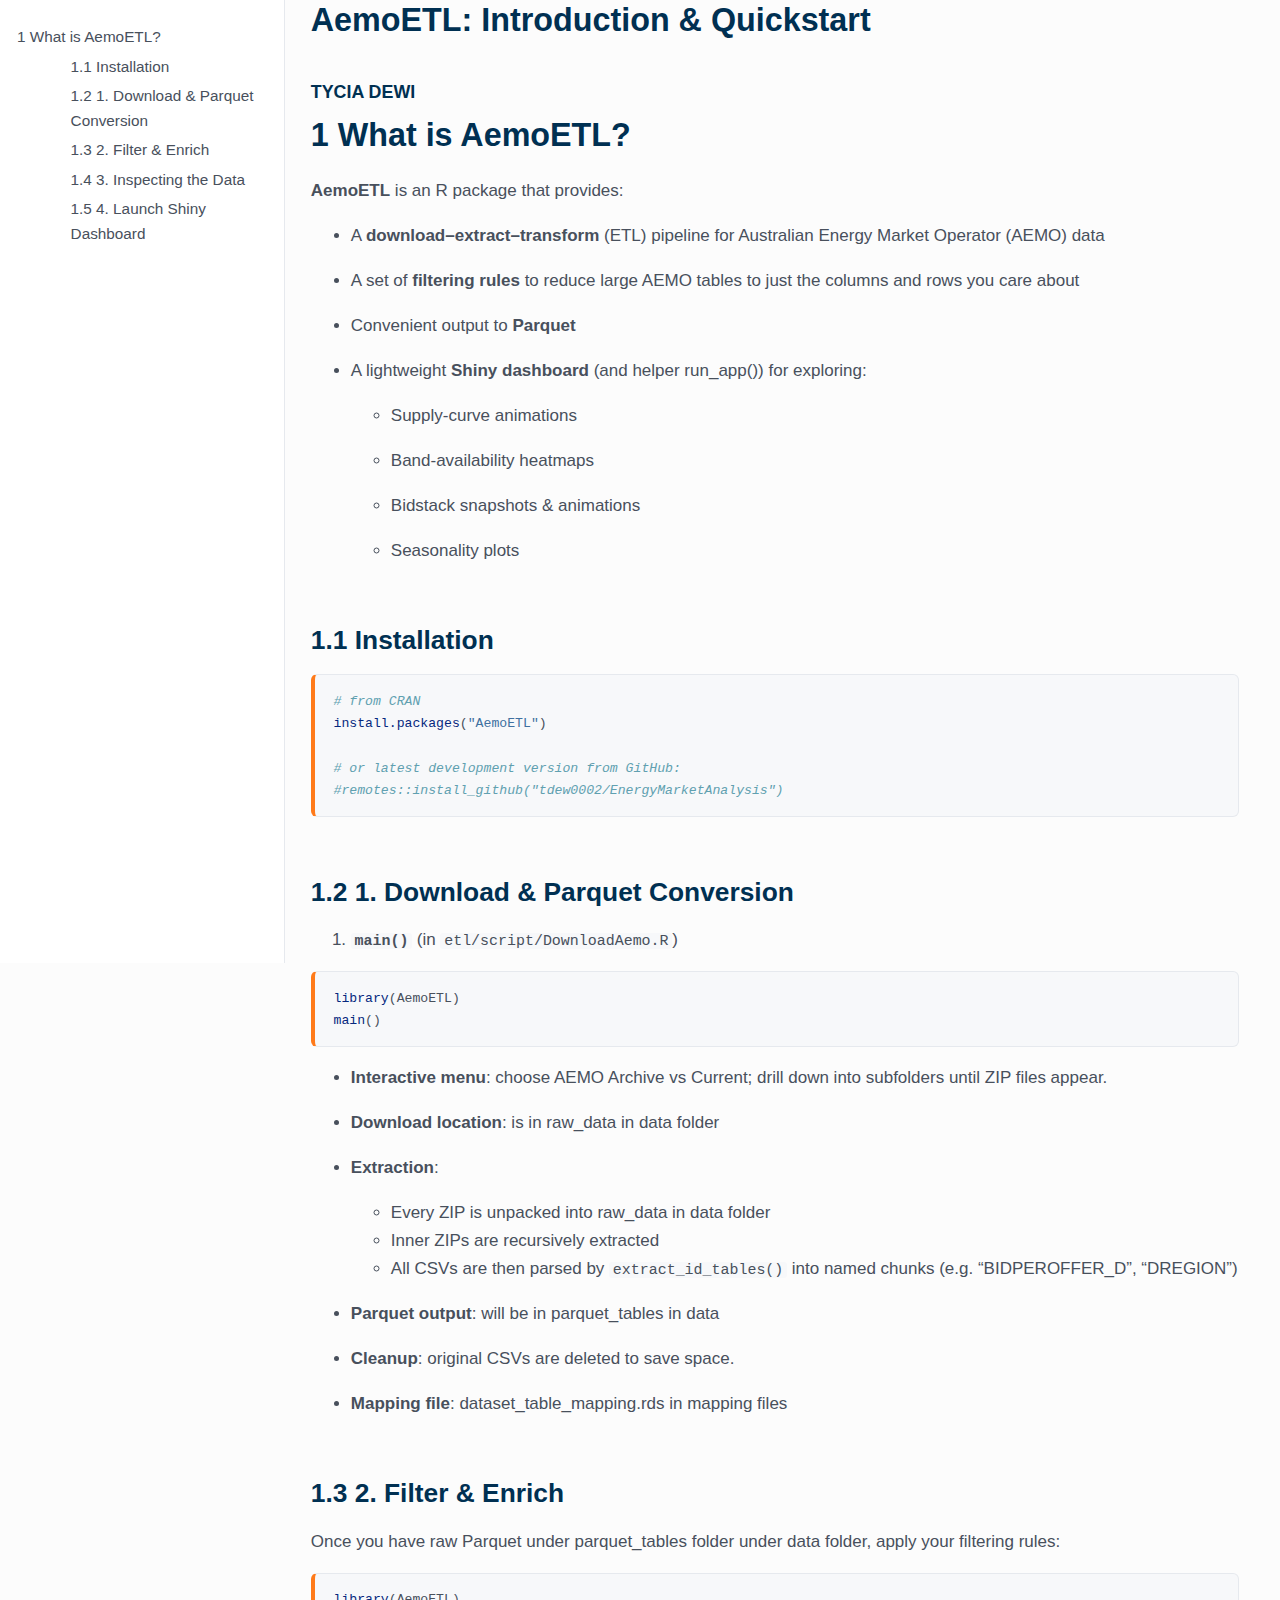
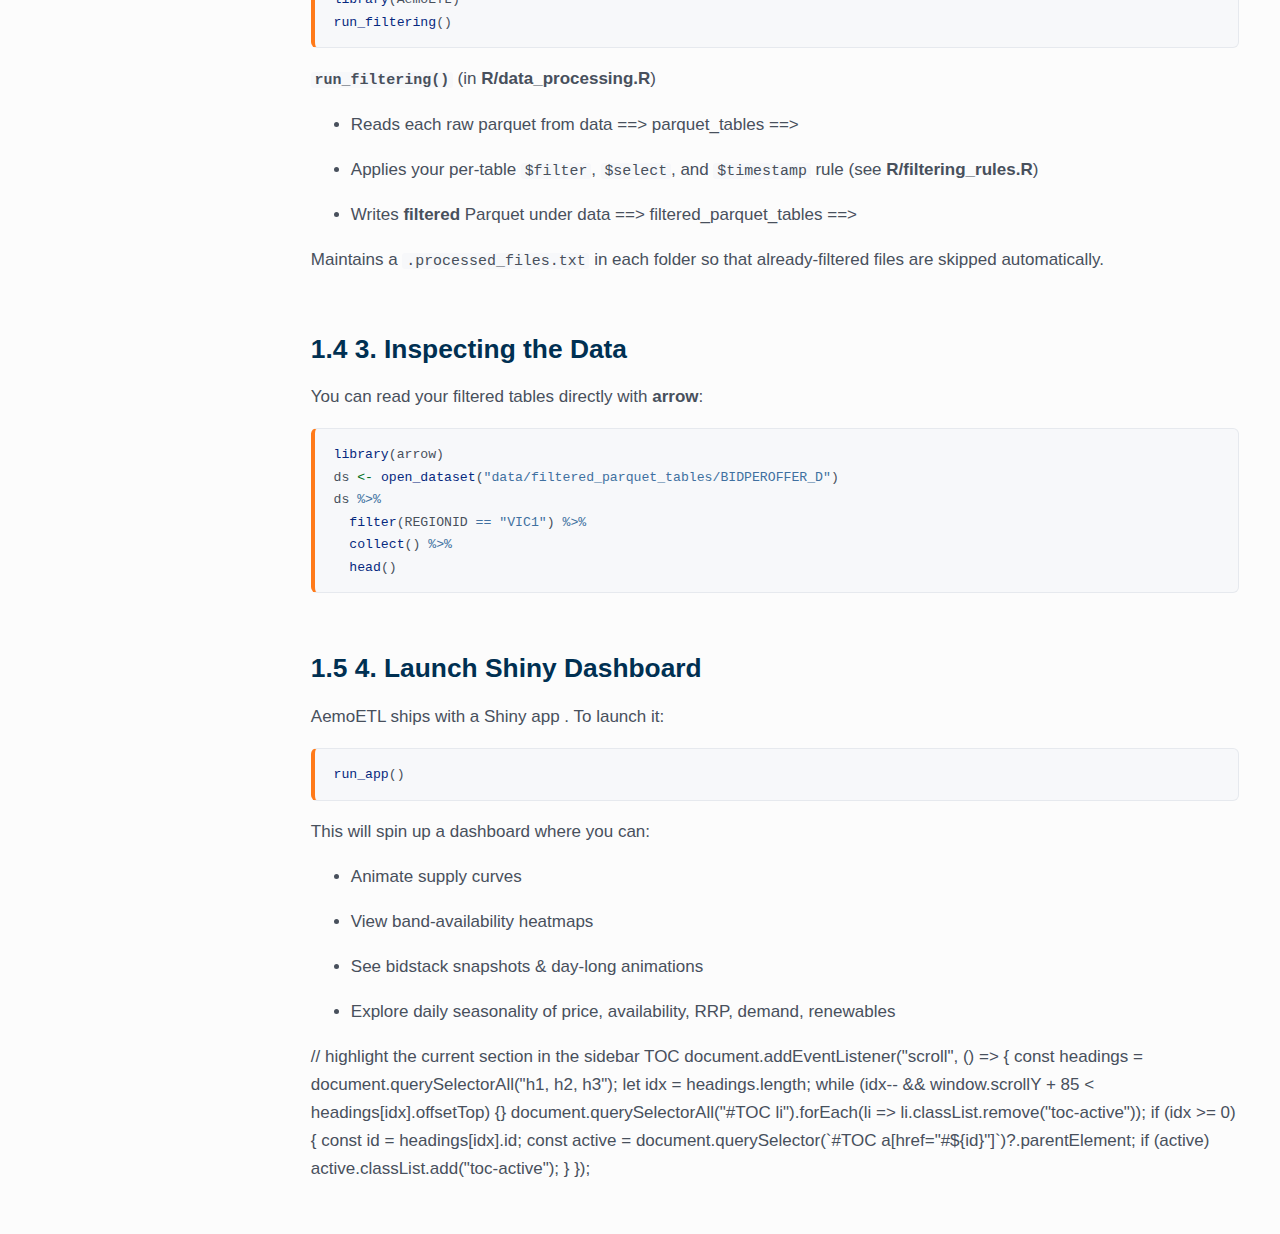
<file: doc/introduction.html>
<!DOCTYPE html>

<html>

<head>

<meta charset="utf-8" />
<meta name="generator" content="pandoc" />
<meta http-equiv="X-UA-Compatible" content="IE=EDGE" />

<meta name="viewport" content="width=device-width, initial-scale=1" />

<meta name="author" content="TYCIA DEWI" />


<title>AemoETL: Introduction &amp; Quickstart</title>

<script>// Pandoc 2.9 adds attributes on both header and div. We remove the former (to
// be compatible with the behavior of Pandoc < 2.8).
document.addEventListener('DOMContentLoaded', function(e) {
  var hs = document.querySelectorAll("div.section[class*='level'] > :first-child");
  var i, h, a;
  for (i = 0; i < hs.length; i++) {
    h = hs[i];
    if (!/^h[1-6]$/i.test(h.tagName)) continue;  // it should be a header h1-h6
    a = h.attributes;
    while (a.length > 0) h.removeAttribute(a[0].name);
  }
});
</script>

<style type="text/css">
code{white-space: pre-wrap;}
span.smallcaps{font-variant: small-caps;}
span.underline{text-decoration: underline;}
div.column{display: inline-block; vertical-align: top; width: 50%;}
div.hanging-indent{margin-left: 1.5em; text-indent: -1.5em;}
ul.task-list{list-style: none;}
</style>



<style type="text/css">
code {
white-space: pre;
}
.sourceCode {
overflow: visible;
}
</style>
<style type="text/css" data-origin="pandoc">
pre > code.sourceCode { white-space: pre; position: relative; }
pre > code.sourceCode > span { line-height: 1.25; }
pre > code.sourceCode > span:empty { height: 1.2em; }
.sourceCode { overflow: visible; }
code.sourceCode > span { color: inherit; text-decoration: inherit; }
div.sourceCode { margin: 1em 0; }
pre.sourceCode { margin: 0; }
@media screen {
div.sourceCode { overflow: auto; }
}
@media print {
pre > code.sourceCode { white-space: pre-wrap; }
pre > code.sourceCode > span { display: inline-block; text-indent: -5em; padding-left: 5em; }
}
pre.numberSource code
{ counter-reset: source-line 0; }
pre.numberSource code > span
{ position: relative; left: -4em; counter-increment: source-line; }
pre.numberSource code > span > a:first-child::before
{ content: counter(source-line);
position: relative; left: -1em; text-align: right; vertical-align: baseline;
border: none; display: inline-block;
-webkit-touch-callout: none; -webkit-user-select: none;
-khtml-user-select: none; -moz-user-select: none;
-ms-user-select: none; user-select: none;
padding: 0 4px; width: 4em;
color: #aaaaaa;
}
pre.numberSource { margin-left: 3em; border-left: 1px solid #aaaaaa; padding-left: 4px; }
div.sourceCode
{ }
@media screen {
pre > code.sourceCode > span > a:first-child::before { text-decoration: underline; }
}
code span.al { color: #ff0000; font-weight: bold; } 
code span.an { color: #60a0b0; font-weight: bold; font-style: italic; } 
code span.at { color: #7d9029; } 
code span.bn { color: #40a070; } 
code span.bu { color: #008000; } 
code span.cf { color: #007020; font-weight: bold; } 
code span.ch { color: #4070a0; } 
code span.cn { color: #880000; } 
code span.co { color: #60a0b0; font-style: italic; } 
code span.cv { color: #60a0b0; font-weight: bold; font-style: italic; } 
code span.do { color: #ba2121; font-style: italic; } 
code span.dt { color: #902000; } 
code span.dv { color: #40a070; } 
code span.er { color: #ff0000; font-weight: bold; } 
code span.ex { } 
code span.fl { color: #40a070; } 
code span.fu { color: #06287e; } 
code span.im { color: #008000; font-weight: bold; } 
code span.in { color: #60a0b0; font-weight: bold; font-style: italic; } 
code span.kw { color: #007020; font-weight: bold; } 
code span.op { color: #666666; } 
code span.ot { color: #007020; } 
code span.pp { color: #bc7a00; } 
code span.sc { color: #4070a0; } 
code span.ss { color: #bb6688; } 
code span.st { color: #4070a0; } 
code span.va { color: #19177c; } 
code span.vs { color: #4070a0; } 
code span.wa { color: #60a0b0; font-weight: bold; font-style: italic; } 
</style>
<script>
// apply pandoc div.sourceCode style to pre.sourceCode instead
(function() {
  var sheets = document.styleSheets;
  for (var i = 0; i < sheets.length; i++) {
    if (sheets[i].ownerNode.dataset["origin"] !== "pandoc") continue;
    try { var rules = sheets[i].cssRules; } catch (e) { continue; }
    var j = 0;
    while (j < rules.length) {
      var rule = rules[j];
      // check if there is a div.sourceCode rule
      if (rule.type !== rule.STYLE_RULE || rule.selectorText !== "div.sourceCode") {
        j++;
        continue;
      }
      var style = rule.style.cssText;
      // check if color or background-color is set
      if (rule.style.color === '' && rule.style.backgroundColor === '') {
        j++;
        continue;
      }
      // replace div.sourceCode by a pre.sourceCode rule
      sheets[i].deleteRule(j);
      sheets[i].insertRule('pre.sourceCode{' + style + '}', j);
    }
  }
})();
</script>




<style type="text/css">:root {--sec-orange: #ff7a19; --sec-orange-d: #d86511; --sec-blue: #003052; --sec-gray: #48505c; --sec-bg: #fcfcfc; --sec-gray-l: #e6e9ee; --sec-code-bg: #f7f8fa; }html, body {margin: 0;padding: 0;background: var(--sec-bg);font-family: "Inter", "Source Sans Pro", Arial, sans-serif;color: var(--sec-gray);line-height: 1.65;font-size: 17px;}body {margin-left: 270px;max-width: 1040px;padding: 0 2.4rem 3rem;}h1, h2, h3, h4, h5 {color: var(--sec-blue);font-weight: 600;line-height: 1.3;margin: 2.2em 0 0.6em;}h1 { font-size: 1.9rem; margin-top: 0; }h2 { font-size: 1.55rem; }h3 { font-size: 1.25rem; }h4 { font-size: 1.05rem; }a { color: var(--sec-orange); text-decoration: none; }a:hover { color: var(--sec-orange-d); text-decoration: underline; }#TOC {position: fixed;top: 0;left: 0;width: 250px;height: 100vh;overflow-y: auto;padding: 1.2rem 1rem 2.5rem;border-right: 1px solid var(--sec-gray-l);background: #ffffff;font-size: 0.9rem;}#TOC > ul { margin: 0; padding-left: 0; }#TOC li { list-style: none; margin: 4px 0; }#TOC a { color: var(--sec-gray); }#TOC a:hover { color: var(--sec-orange-d); }.toc-active {background: rgba(255,122,25,0.15);border-left: 3px solid var(--sec-orange);border-radius: 2px;}.toc-active > a { color: var(--sec-blue); font-weight: 600; }#TOC ul ul { margin-left: 0.8rem; }pre {background: var(--sec-code-bg);border: 1px solid var(--sec-gray-l);border-left: 4px solid var(--sec-orange);border-radius: 6px;padding: 0.85rem 1.1rem;overflow-x: auto;font-family: "Fira Code", "Source Code Pro", monospace;font-size: 0.88rem;line-height: 1.5;}pre > code {background: none;border: none;padding: 0;}code {background: var(--sec-code-bg);padding: 0 0.25em;border-radius: 3px;font-size: 0.88em;font-family: "Fira Code", "Source Code Pro", monospace;}.figure, .table { margin: 2rem 0; }caption { caption-side: bottom; font-size: 0.85rem; color: var(--sec-gray); }img { max-width: 100%; height: auto; border-radius: 4px; }blockquote {border-left: 4px solid var(--sec-orange);margin: 1.8rem 0;padding: 0.6rem 1rem;background: #fff8f3;color: var(--sec-gray);}section:target {box-shadow: inset 0 0 0 3px rgba(255,122,25,0.4);border-radius: 4px;}table {border-collapse: collapse;width: 100%;margin: 1.5rem 0;}th, td {border: 1px solid var(--sec-gray-l);padding: 0.55rem 0.7rem;}th { background: #f2f4f7; }tbody tr:nth-child(odd) { background: #fafbfc; }@media (max-width: 900px) {body { margin-left: 0; max-width: 90%; }#TOC { display: none; } }</style>




</head>

<body>




<h1 class="title toc-ignore">AemoETL: Introduction &amp; Quickstart</h1>
<h4 class="author">TYCIA DEWI</h4>


<div id="TOC">
<ul>
<li><a href="#what-is-aemoetl" id="toc-what-is-aemoetl"><span class="toc-section-number">1</span> What is AemoETL?</a>
<ul>
<li><a href="#installation" id="toc-installation"><span class="toc-section-number">1.1</span> Installation</a></li>
<li><a href="#download-parquet-conversion" id="toc-download-parquet-conversion"><span class="toc-section-number">1.2</span> 1. Download &amp; Parquet
Conversion</a></li>
<li><a href="#filter-enrich" id="toc-filter-enrich"><span class="toc-section-number">1.3</span> 2. Filter &amp; Enrich</a></li>
<li><a href="#inspecting-the-data" id="toc-inspecting-the-data"><span class="toc-section-number">1.4</span> 3. Inspecting the Data</a></li>
<li><a href="#launch-shiny-dashboard" id="toc-launch-shiny-dashboard"><span class="toc-section-number">1.5</span> 4. Launch Shiny Dashboard</a></li>
</ul></li>
</ul>
</div>

<div id="what-is-aemoetl" class="section level1" number="1">
<h1><span class="header-section-number">1</span> What is AemoETL?</h1>
<p><strong>AemoETL</strong> is an R package that provides:</p>
<ul>
<li><p>A <strong>download–extract–transform</strong> (ETL) pipeline for
Australian Energy Market Operator (AEMO) data</p></li>
<li><p>A set of <strong>filtering rules</strong> to reduce large AEMO
tables to just the columns and rows you care about</p></li>
<li><p>Convenient output to <strong>Parquet</strong></p></li>
<li><p>A lightweight <strong>Shiny dashboard</strong> (and helper
run_app()) for exploring:</p>
<ul>
<li><p>Supply-curve animations</p></li>
<li><p>Band-availability heatmaps</p></li>
<li><p>Bidstack snapshots &amp; animations</p></li>
<li><p>Seasonality plots</p></li>
</ul></li>
</ul>
<div id="installation" class="section level2" number="1.1">
<h2><span class="header-section-number">1.1</span> Installation</h2>
<div class="sourceCode" id="cb1"><pre class="sourceCode r"><code class="sourceCode r"><span id="cb1-1"><a href="#cb1-1" tabindex="-1"></a><span class="co"># from CRAN</span></span>
<span id="cb1-2"><a href="#cb1-2" tabindex="-1"></a><span class="fu">install.packages</span>(<span class="st">&quot;AemoETL&quot;</span>)</span>
<span id="cb1-3"><a href="#cb1-3" tabindex="-1"></a></span>
<span id="cb1-4"><a href="#cb1-4" tabindex="-1"></a><span class="co"># or latest development version from GitHub:</span></span>
<span id="cb1-5"><a href="#cb1-5" tabindex="-1"></a><span class="co">#remotes::install_github(&quot;tdew0002/EnergyMarketAnalysis&quot;)</span></span></code></pre></div>
</div>
<div id="download-parquet-conversion" class="section level2" number="1.2">
<h2><span class="header-section-number">1.2</span> 1. Download &amp;
Parquet Conversion</h2>
<ol style="list-style-type: decimal">
<li><strong><code>main()</code></strong> (in
<code>etl/script/DownloadAemo.R</code>)</li>
</ol>
<div class="sourceCode" id="cb2"><pre class="sourceCode r"><code class="sourceCode r"><span id="cb2-1"><a href="#cb2-1" tabindex="-1"></a><span class="fu">library</span>(AemoETL)</span>
<span id="cb2-2"><a href="#cb2-2" tabindex="-1"></a><span class="fu">main</span>()</span></code></pre></div>
<ul>
<li><p><strong>Interactive menu</strong>: choose AEMO Archive vs
Current; drill down into subfolders until ZIP files appear.</p></li>
<li><p><strong>Download location</strong>: is in raw_data in data
folder</p></li>
<li><p><strong>Extraction</strong>:</p>
<ul>
<li>Every ZIP is unpacked into raw_data in data folder</li>
<li>Inner ZIPs are recursively extracted</li>
<li>All CSVs are then parsed by <code>extract_id_tables()</code> into
named chunks (e.g. “BIDPEROFFER_D”, “DREGION”)</li>
</ul></li>
<li><p><strong>Parquet output</strong>: will be in parquet_tables in
data</p></li>
<li><p><strong>Cleanup</strong>: original CSVs are deleted to save
space.</p></li>
<li><p><strong>Mapping file</strong>: dataset_table_mapping.rds in
mapping files</p></li>
</ul>
</div>
<div id="filter-enrich" class="section level2" number="1.3">
<h2><span class="header-section-number">1.3</span> 2. Filter &amp;
Enrich</h2>
<p>Once you have raw Parquet under parquet_tables folder under data
folder, apply your filtering rules:</p>
<div class="sourceCode" id="cb3"><pre class="sourceCode r"><code class="sourceCode r"><span id="cb3-1"><a href="#cb3-1" tabindex="-1"></a><span class="fu">library</span>(AemoETL)</span>
<span id="cb3-2"><a href="#cb3-2" tabindex="-1"></a><span class="fu">run_filtering</span>()</span></code></pre></div>
<p><strong><code>run_filtering()</code></strong> (in
<strong>R/data_processing.R</strong>)</p>
<ul>
<li><p>Reads each raw parquet from data ==&gt; parquet_tables ==&gt;
<TABLE_NAME></p></li>
<li><p>Applies your per-table <code>$filter</code>,
<code>$select</code>, and <code>$timestamp</code> rule (see
<strong>R/filtering_rules.R</strong>)</p></li>
<li><p>Writes <strong>filtered</strong> Parquet under data ==&gt;
filtered_parquet_tables ==&gt; <TABLE_NAME></p></li>
</ul>
<p>Maintains a <code>.processed_files.txt</code> in each folder so that
already-filtered files are skipped automatically.</p>
</div>
<div id="inspecting-the-data" class="section level2" number="1.4">
<h2><span class="header-section-number">1.4</span> 3. Inspecting the
Data</h2>
<p>You can read your filtered tables directly with
<strong>arrow</strong>:</p>
<div class="sourceCode" id="cb4"><pre class="sourceCode r"><code class="sourceCode r"><span id="cb4-1"><a href="#cb4-1" tabindex="-1"></a><span class="fu">library</span>(arrow)</span>
<span id="cb4-2"><a href="#cb4-2" tabindex="-1"></a>ds <span class="ot">&lt;-</span> <span class="fu">open_dataset</span>(<span class="st">&quot;data/filtered_parquet_tables/BIDPEROFFER_D&quot;</span>)</span>
<span id="cb4-3"><a href="#cb4-3" tabindex="-1"></a>ds <span class="sc">%&gt;%</span></span>
<span id="cb4-4"><a href="#cb4-4" tabindex="-1"></a>  <span class="fu">filter</span>(REGIONID <span class="sc">==</span> <span class="st">&quot;VIC1&quot;</span>) <span class="sc">%&gt;%</span></span>
<span id="cb4-5"><a href="#cb4-5" tabindex="-1"></a>  <span class="fu">collect</span>() <span class="sc">%&gt;%</span></span>
<span id="cb4-6"><a href="#cb4-6" tabindex="-1"></a>  <span class="fu">head</span>()</span></code></pre></div>
</div>
<div id="launch-shiny-dashboard" class="section level2" number="1.5">
<h2><span class="header-section-number">1.5</span> 4. Launch Shiny
Dashboard</h2>
<p>AemoETL ships with a Shiny app . To launch it:</p>
<div class="sourceCode" id="cb5"><pre class="sourceCode r"><code class="sourceCode r"><span id="cb5-1"><a href="#cb5-1" tabindex="-1"></a><span class="fu">run_app</span>()</span></code></pre></div>
<p>This will spin up a dashboard where you can:</p>
<ul>
<li><p>Animate supply curves</p></li>
<li><p>View band-availability heatmaps</p></li>
<li><p>See bidstack snapshots &amp; day-long animations</p></li>
<li><p>Explore daily seasonality of price, availability, RRP, demand,
renewables</p></li>
</ul>
</div>
</div>

// highlight the current section in the sidebar TOC
document.addEventListener(&quot;scroll&quot;, () =&gt; {
  const headings = document.querySelectorAll(&quot;h1, h2, h3&quot;);
  let idx = headings.length;
  while (idx-- &amp;&amp; window.scrollY + 85 &lt; headings[idx].offsetTop) {}
  document.querySelectorAll(&quot;#TOC li&quot;).forEach(li =&gt; li.classList.remove(&quot;toc-active&quot;));
  if (idx &gt;= 0) {
    const id = headings[idx].id;
    const active = document.querySelector(`#TOC a[href=&quot;#${id}&quot;]`)?.parentElement;
    if (active) active.classList.add(&quot;toc-active&quot;);
  }
});


<!-- code folding -->


<!-- dynamically load mathjax for compatibility with self-contained -->
<script>
  (function () {
    var script = document.createElement("script");
    script.type = "text/javascript";
    script.src  = "https://mathjax.rstudio.com/latest/MathJax.js?config=TeX-AMS-MML_HTMLorMML";
    document.getElementsByTagName("head")[0].appendChild(script);
  })();
</script>

</body>
</html>
</file>
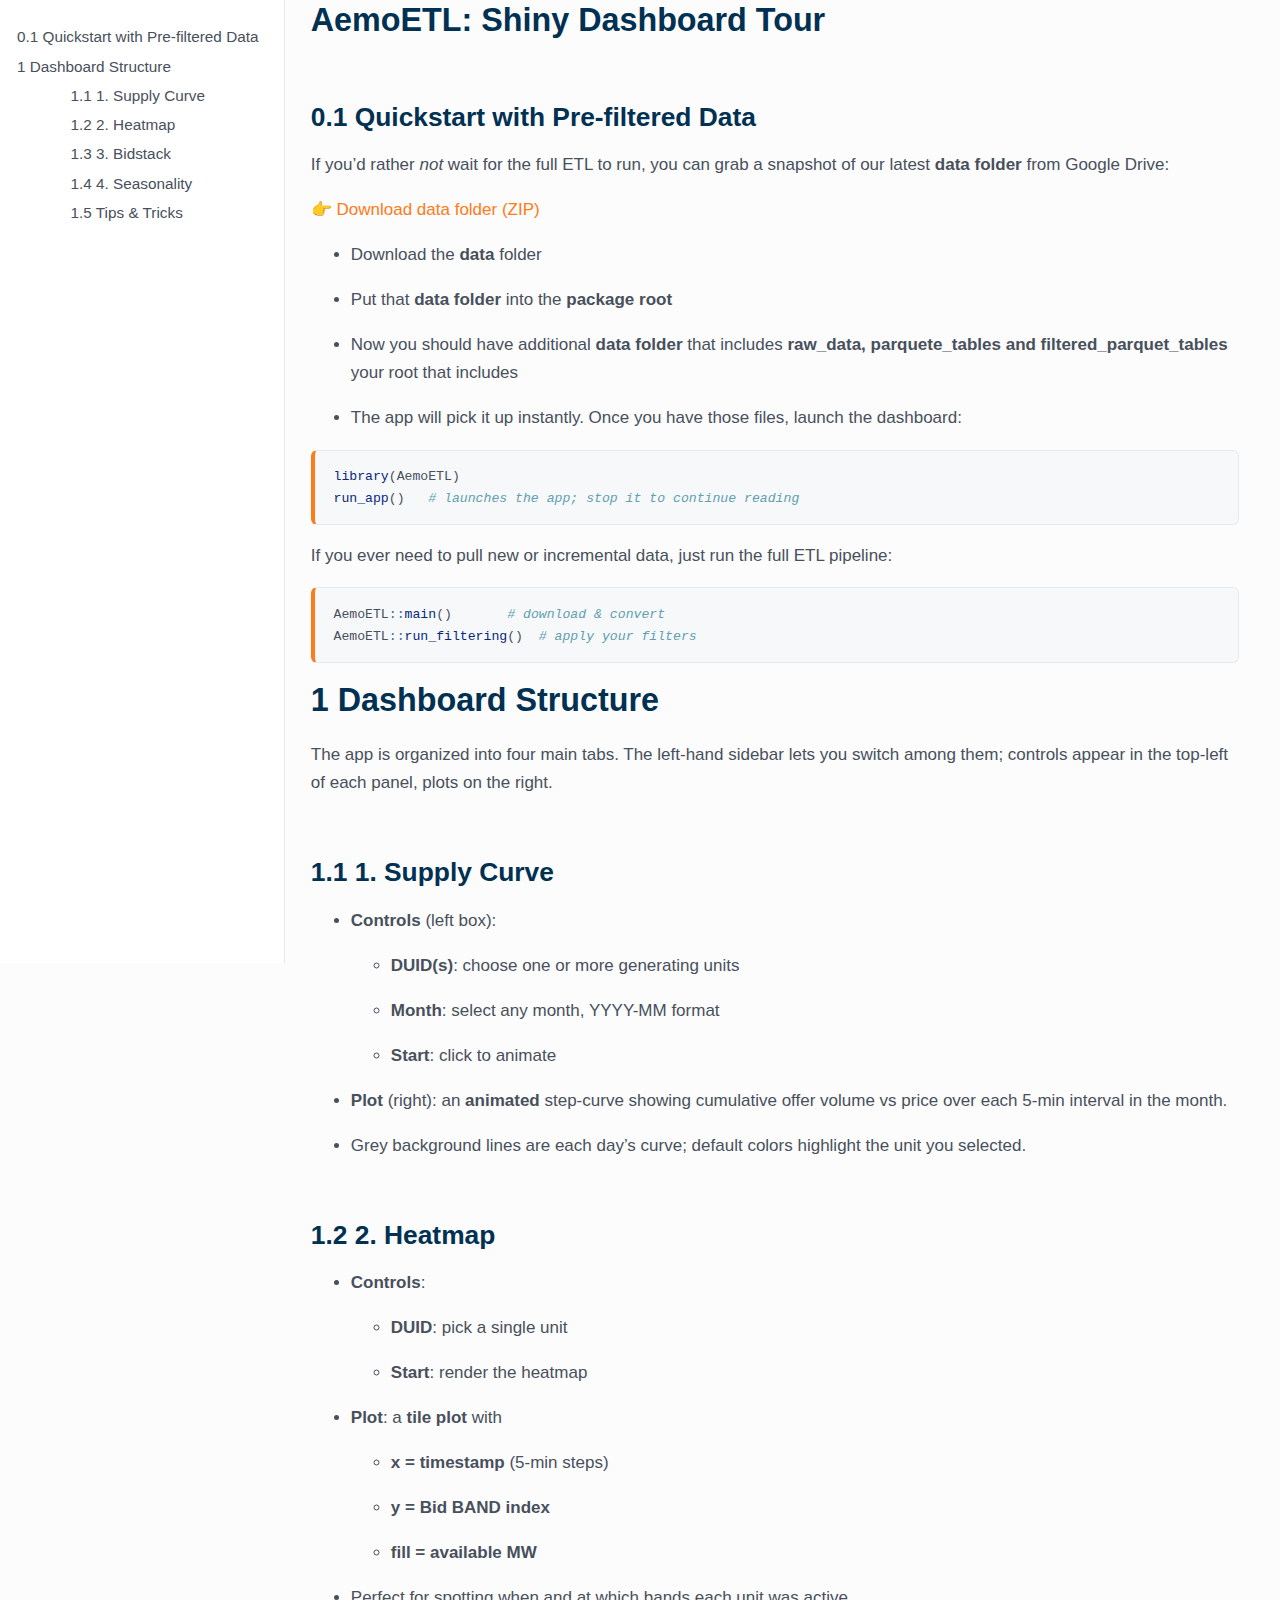
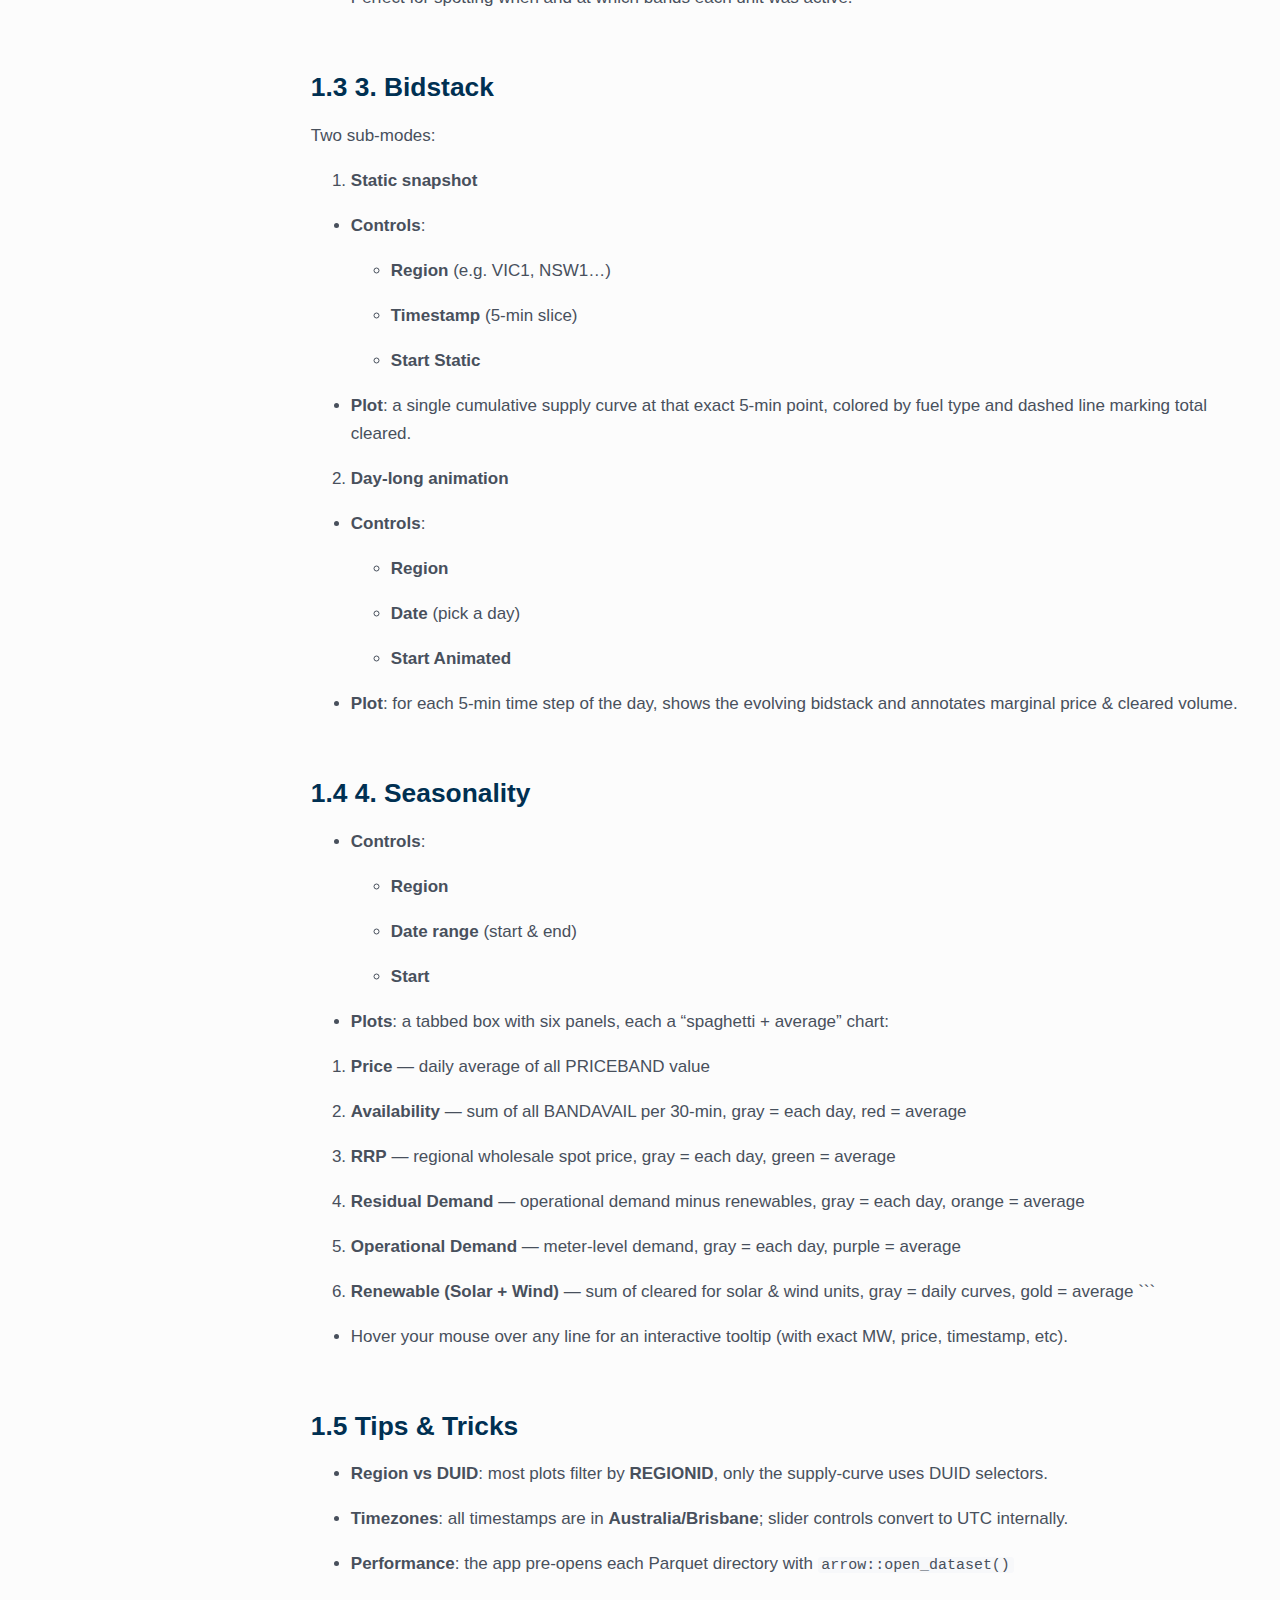
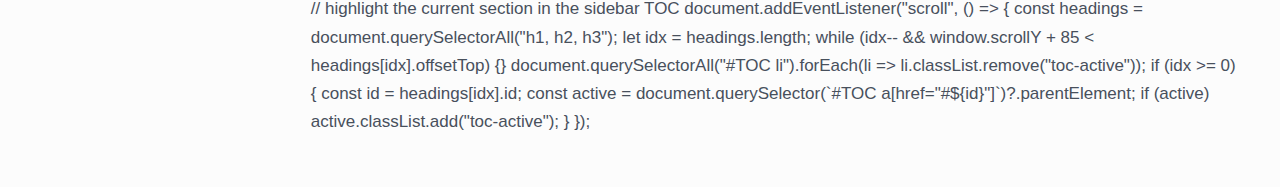
<file: doc/shiny_overview.html>
<!DOCTYPE html>

<html>

<head>

<meta charset="utf-8" />
<meta name="generator" content="pandoc" />
<meta http-equiv="X-UA-Compatible" content="IE=EDGE" />

<meta name="viewport" content="width=device-width, initial-scale=1" />



<title>AemoETL: Shiny Dashboard Tour</title>

<script>// Pandoc 2.9 adds attributes on both header and div. We remove the former (to
// be compatible with the behavior of Pandoc < 2.8).
document.addEventListener('DOMContentLoaded', function(e) {
  var hs = document.querySelectorAll("div.section[class*='level'] > :first-child");
  var i, h, a;
  for (i = 0; i < hs.length; i++) {
    h = hs[i];
    if (!/^h[1-6]$/i.test(h.tagName)) continue;  // it should be a header h1-h6
    a = h.attributes;
    while (a.length > 0) h.removeAttribute(a[0].name);
  }
});
</script>

<style type="text/css">
code{white-space: pre-wrap;}
span.smallcaps{font-variant: small-caps;}
span.underline{text-decoration: underline;}
div.column{display: inline-block; vertical-align: top; width: 50%;}
div.hanging-indent{margin-left: 1.5em; text-indent: -1.5em;}
ul.task-list{list-style: none;}
</style>



<style type="text/css">
code {
white-space: pre;
}
.sourceCode {
overflow: visible;
}
</style>
<style type="text/css" data-origin="pandoc">
pre > code.sourceCode { white-space: pre; position: relative; }
pre > code.sourceCode > span { line-height: 1.25; }
pre > code.sourceCode > span:empty { height: 1.2em; }
.sourceCode { overflow: visible; }
code.sourceCode > span { color: inherit; text-decoration: inherit; }
div.sourceCode { margin: 1em 0; }
pre.sourceCode { margin: 0; }
@media screen {
div.sourceCode { overflow: auto; }
}
@media print {
pre > code.sourceCode { white-space: pre-wrap; }
pre > code.sourceCode > span { display: inline-block; text-indent: -5em; padding-left: 5em; }
}
pre.numberSource code
{ counter-reset: source-line 0; }
pre.numberSource code > span
{ position: relative; left: -4em; counter-increment: source-line; }
pre.numberSource code > span > a:first-child::before
{ content: counter(source-line);
position: relative; left: -1em; text-align: right; vertical-align: baseline;
border: none; display: inline-block;
-webkit-touch-callout: none; -webkit-user-select: none;
-khtml-user-select: none; -moz-user-select: none;
-ms-user-select: none; user-select: none;
padding: 0 4px; width: 4em;
color: #aaaaaa;
}
pre.numberSource { margin-left: 3em; border-left: 1px solid #aaaaaa; padding-left: 4px; }
div.sourceCode
{ }
@media screen {
pre > code.sourceCode > span > a:first-child::before { text-decoration: underline; }
}
code span.al { color: #ff0000; font-weight: bold; } 
code span.an { color: #60a0b0; font-weight: bold; font-style: italic; } 
code span.at { color: #7d9029; } 
code span.bn { color: #40a070; } 
code span.bu { color: #008000; } 
code span.cf { color: #007020; font-weight: bold; } 
code span.ch { color: #4070a0; } 
code span.cn { color: #880000; } 
code span.co { color: #60a0b0; font-style: italic; } 
code span.cv { color: #60a0b0; font-weight: bold; font-style: italic; } 
code span.do { color: #ba2121; font-style: italic; } 
code span.dt { color: #902000; } 
code span.dv { color: #40a070; } 
code span.er { color: #ff0000; font-weight: bold; } 
code span.ex { } 
code span.fl { color: #40a070; } 
code span.fu { color: #06287e; } 
code span.im { color: #008000; font-weight: bold; } 
code span.in { color: #60a0b0; font-weight: bold; font-style: italic; } 
code span.kw { color: #007020; font-weight: bold; } 
code span.op { color: #666666; } 
code span.ot { color: #007020; } 
code span.pp { color: #bc7a00; } 
code span.sc { color: #4070a0; } 
code span.ss { color: #bb6688; } 
code span.st { color: #4070a0; } 
code span.va { color: #19177c; } 
code span.vs { color: #4070a0; } 
code span.wa { color: #60a0b0; font-weight: bold; font-style: italic; } 
</style>
<script>
// apply pandoc div.sourceCode style to pre.sourceCode instead
(function() {
  var sheets = document.styleSheets;
  for (var i = 0; i < sheets.length; i++) {
    if (sheets[i].ownerNode.dataset["origin"] !== "pandoc") continue;
    try { var rules = sheets[i].cssRules; } catch (e) { continue; }
    var j = 0;
    while (j < rules.length) {
      var rule = rules[j];
      // check if there is a div.sourceCode rule
      if (rule.type !== rule.STYLE_RULE || rule.selectorText !== "div.sourceCode") {
        j++;
        continue;
      }
      var style = rule.style.cssText;
      // check if color or background-color is set
      if (rule.style.color === '' && rule.style.backgroundColor === '') {
        j++;
        continue;
      }
      // replace div.sourceCode by a pre.sourceCode rule
      sheets[i].deleteRule(j);
      sheets[i].insertRule('pre.sourceCode{' + style + '}', j);
    }
  }
})();
</script>




<style type="text/css">:root {--sec-orange: #ff7a19; --sec-orange-d: #d86511; --sec-blue: #003052; --sec-gray: #48505c; --sec-bg: #fcfcfc; --sec-gray-l: #e6e9ee; --sec-code-bg: #f7f8fa; }html, body {margin: 0;padding: 0;background: var(--sec-bg);font-family: "Inter", "Source Sans Pro", Arial, sans-serif;color: var(--sec-gray);line-height: 1.65;font-size: 17px;}body {margin-left: 270px;max-width: 1040px;padding: 0 2.4rem 3rem;}h1, h2, h3, h4, h5 {color: var(--sec-blue);font-weight: 600;line-height: 1.3;margin: 2.2em 0 0.6em;}h1 { font-size: 1.9rem; margin-top: 0; }h2 { font-size: 1.55rem; }h3 { font-size: 1.25rem; }h4 { font-size: 1.05rem; }a { color: var(--sec-orange); text-decoration: none; }a:hover { color: var(--sec-orange-d); text-decoration: underline; }#TOC {position: fixed;top: 0;left: 0;width: 250px;height: 100vh;overflow-y: auto;padding: 1.2rem 1rem 2.5rem;border-right: 1px solid var(--sec-gray-l);background: #ffffff;font-size: 0.9rem;}#TOC > ul { margin: 0; padding-left: 0; }#TOC li { list-style: none; margin: 4px 0; }#TOC a { color: var(--sec-gray); }#TOC a:hover { color: var(--sec-orange-d); }.toc-active {background: rgba(255,122,25,0.15);border-left: 3px solid var(--sec-orange);border-radius: 2px;}.toc-active > a { color: var(--sec-blue); font-weight: 600; }#TOC ul ul { margin-left: 0.8rem; }pre {background: var(--sec-code-bg);border: 1px solid var(--sec-gray-l);border-left: 4px solid var(--sec-orange);border-radius: 6px;padding: 0.85rem 1.1rem;overflow-x: auto;font-family: "Fira Code", "Source Code Pro", monospace;font-size: 0.88rem;line-height: 1.5;}pre > code {background: none;border: none;padding: 0;}code {background: var(--sec-code-bg);padding: 0 0.25em;border-radius: 3px;font-size: 0.88em;font-family: "Fira Code", "Source Code Pro", monospace;}.figure, .table { margin: 2rem 0; }caption { caption-side: bottom; font-size: 0.85rem; color: var(--sec-gray); }img { max-width: 100%; height: auto; border-radius: 4px; }blockquote {border-left: 4px solid var(--sec-orange);margin: 1.8rem 0;padding: 0.6rem 1rem;background: #fff8f3;color: var(--sec-gray);}section:target {box-shadow: inset 0 0 0 3px rgba(255,122,25,0.4);border-radius: 4px;}table {border-collapse: collapse;width: 100%;margin: 1.5rem 0;}th, td {border: 1px solid var(--sec-gray-l);padding: 0.55rem 0.7rem;}th { background: #f2f4f7; }tbody tr:nth-child(odd) { background: #fafbfc; }@media (max-width: 900px) {body { margin-left: 0; max-width: 90%; }#TOC { display: none; } }</style>




</head>

<body>




<h1 class="title toc-ignore">AemoETL: Shiny Dashboard Tour</h1>


<div id="TOC">
<ul>
<li><a href="#quickstart-with-pre-filtered-data" id="toc-quickstart-with-pre-filtered-data"><span class="toc-section-number">0.1</span> Quickstart with Pre-filtered
Data</a></li>
<li><a href="#dashboard-structure" id="toc-dashboard-structure"><span class="toc-section-number">1</span> Dashboard Structure</a>
<ul>
<li><a href="#supply-curve" id="toc-supply-curve"><span class="toc-section-number">1.1</span> 1. Supply Curve</a></li>
<li><a href="#heatmap" id="toc-heatmap"><span class="toc-section-number">1.2</span> 2. Heatmap</a></li>
<li><a href="#bidstack" id="toc-bidstack"><span class="toc-section-number">1.3</span> 3. Bidstack</a></li>
<li><a href="#seasonality" id="toc-seasonality"><span class="toc-section-number">1.4</span> 4. Seasonality</a></li>
<li><a href="#tips-tricks" id="toc-tips-tricks"><span class="toc-section-number">1.5</span> Tips &amp; Tricks</a></li>
</ul></li>
</ul>
</div>

<div id="quickstart-with-pre-filtered-data" class="section level2" number="0.1">
<h2><span class="header-section-number">0.1</span> Quickstart with
Pre-filtered Data</h2>
<p>If you’d rather <em>not</em> wait for the full ETL to run, you can
grab a snapshot of our latest <strong>data folder</strong> from Google
Drive:</p>
<p><a href="https://drive.google.com/drive/folders/18xc-82ECxCGiL95a0BfP1pnXpiqm67bb?usp=sharing">👉
Download data folder (ZIP)</a></p>
<ul>
<li><p>Download the <strong>data</strong> folder</p></li>
<li><p>Put that <strong>data folder</strong> into the <strong>package
root</strong></p></li>
<li><p>Now you should have additional <strong>data</strong>
<strong>folder</strong> that includes <strong>raw_data, parquete_tables
and filtered_parquet_tables</strong> your root that includes</p></li>
<li><p>The app will pick it up instantly. Once you have those files,
launch the dashboard:</p></li>
</ul>
<div class="sourceCode" id="cb1"><pre class="sourceCode r"><code class="sourceCode r"><span id="cb1-1"><a href="#cb1-1" tabindex="-1"></a><span class="fu">library</span>(AemoETL)</span>
<span id="cb1-2"><a href="#cb1-2" tabindex="-1"></a><span class="fu">run_app</span>()   <span class="co"># launches the app; stop it to continue reading</span></span></code></pre></div>
<p>If you ever need to pull new or incremental data, just run the full
ETL pipeline:</p>
<div class="sourceCode" id="cb2"><pre class="sourceCode r"><code class="sourceCode r"><span id="cb2-1"><a href="#cb2-1" tabindex="-1"></a>AemoETL<span class="sc">::</span><span class="fu">main</span>()       <span class="co"># download &amp; convert</span></span>
<span id="cb2-2"><a href="#cb2-2" tabindex="-1"></a>AemoETL<span class="sc">::</span><span class="fu">run_filtering</span>()  <span class="co"># apply your filters</span></span></code></pre></div>
</div>
<div id="dashboard-structure" class="section level1" number="1">
<h1><span class="header-section-number">1</span> Dashboard
Structure</h1>
<p>The app is organized into four main tabs. The left‐hand sidebar lets
you switch among them; controls appear in the top‐left of each panel,
plots on the right.</p>
<div id="supply-curve" class="section level2" number="1.1">
<h2><span class="header-section-number">1.1</span> 1. Supply Curve</h2>
<ul>
<li><p><strong>Controls</strong> (left box):</p>
<ul>
<li><p><strong>DUID(s)</strong>: choose one or more generating
units</p></li>
<li><p><strong>Month</strong>: select any month, YYYY-MM format</p></li>
<li><p><strong>Start</strong>: click to animate</p></li>
</ul></li>
<li><p><strong>Plot</strong> (right): an <strong>animated</strong>
step‐curve showing cumulative offer volume vs price over each 5-min
interval in the month.</p></li>
<li><p>Grey background lines are each day’s curve; default colors
highlight the unit you selected.</p></li>
</ul>
</div>
<div id="heatmap" class="section level2" number="1.2">
<h2><span class="header-section-number">1.2</span> 2. Heatmap</h2>
<ul>
<li><p><strong>Controls</strong>:</p>
<ul>
<li><p><strong>DUID</strong>: pick a single unit</p></li>
<li><p><strong>Start</strong>: render the heatmap</p></li>
</ul></li>
<li><p><strong>Plot</strong>: a <strong>tile plot</strong> with</p>
<ul>
<li><p><strong>x = timestamp</strong> (5-min steps)</p></li>
<li><p><strong>y = Bid BAND index</strong></p></li>
<li><p><strong>fill = available MW</strong></p></li>
</ul></li>
<li><p>Perfect for spotting when and at which bands each unit was
active.</p></li>
</ul>
</div>
<div id="bidstack" class="section level2" number="1.3">
<h2><span class="header-section-number">1.3</span> 3. Bidstack</h2>
<p>Two sub‐modes:</p>
<ol style="list-style-type: decimal">
<li><strong>Static snapshot</strong></li>
</ol>
<ul>
<li><p><strong>Controls</strong>:</p>
<ul>
<li><p><strong>Region</strong> (e.g. VIC1, NSW1…)</p></li>
<li><p><strong>Timestamp</strong> (5-min slice)</p></li>
<li><p><strong>Start Static</strong></p></li>
</ul></li>
<li><p><strong>Plot</strong>: a single cumulative supply curve at that
exact 5-min point, colored by fuel type and dashed line marking total
cleared.</p></li>
</ul>
<ol start="2" style="list-style-type: decimal">
<li><strong>Day-long animation</strong></li>
</ol>
<ul>
<li><p><strong>Controls</strong>:</p>
<ul>
<li><p><strong>Region</strong></p></li>
<li><p><strong>Date</strong> (pick a day)</p></li>
<li><p><strong>Start Animated</strong></p></li>
</ul></li>
<li><p><strong>Plot</strong>: for each 5-min time step of the day, shows
the evolving bidstack and annotates marginal price &amp; cleared
volume.</p></li>
</ul>
</div>
<div id="seasonality" class="section level2" number="1.4">
<h2><span class="header-section-number">1.4</span> 4. Seasonality</h2>
<ul>
<li><p><strong>Controls</strong>:</p>
<ul>
<li><p><strong>Region</strong></p></li>
<li><p><strong>Date range</strong> (start &amp; end)</p></li>
<li><p><strong>Start</strong></p></li>
</ul></li>
<li><p><strong>Plots</strong>: a tabbed box with six panels, each a
“spaghetti + average” chart:</p></li>
</ul>
<ol style="list-style-type: decimal">
<li><p><strong>Price</strong> — daily average of all PRICEBAND
value</p></li>
<li><p><strong>Availability</strong> — sum of all BANDAVAIL per 30-min,
gray = each day, red = average</p></li>
<li><p><strong>RRP</strong> — regional wholesale spot price, gray = each
day, green = average</p></li>
<li><p><strong>Residual Demand</strong> — operational demand minus
renewables, gray = each day, orange = average</p></li>
<li><p><strong>Operational Demand</strong> — meter-level demand, gray =
each day, purple = average</p></li>
<li><p><strong>Renewable (Solar + Wind)</strong> — sum of cleared for
solar &amp; wind units, gray = daily curves, gold = average ```</p></li>
</ol>
<ul>
<li>Hover your mouse over any line for an interactive tooltip (with
exact MW, price, timestamp, etc).</li>
</ul>
</div>
<div id="tips-tricks" class="section level2" number="1.5">
<h2><span class="header-section-number">1.5</span> Tips &amp;
Tricks</h2>
<ul>
<li><p><strong>Region vs DUID</strong>: most plots filter by
<strong>REGIONID</strong>, only the supply‐curve uses DUID
selectors.</p></li>
<li><p><strong>Timezones</strong>: all timestamps are in
<strong>Australia/Brisbane</strong>; slider controls convert to UTC
internally.</p></li>
<li><p><strong>Performance</strong>: the app pre‐opens each Parquet
directory with <code>arrow::open_dataset()</code></p></li>
</ul>
</div>
</div>

// highlight the current section in the sidebar TOC
document.addEventListener(&quot;scroll&quot;, () =&gt; {
  const headings = document.querySelectorAll(&quot;h1, h2, h3&quot;);
  let idx = headings.length;
  while (idx-- &amp;&amp; window.scrollY + 85 &lt; headings[idx].offsetTop) {}
  document.querySelectorAll(&quot;#TOC li&quot;).forEach(li =&gt; li.classList.remove(&quot;toc-active&quot;));
  if (idx &gt;= 0) {
    const id = headings[idx].id;
    const active = document.querySelector(`#TOC a[href=&quot;#${id}&quot;]`)?.parentElement;
    if (active) active.classList.add(&quot;toc-active&quot;);
  }
});


<!-- code folding -->


<!-- dynamically load mathjax for compatibility with self-contained -->
<script>
  (function () {
    var script = document.createElement("script");
    script.type = "text/javascript";
    script.src  = "https://mathjax.rstudio.com/latest/MathJax.js?config=TeX-AMS-MML_HTMLorMML";
    document.getElementsByTagName("head")[0].appendChild(script);
  })();
</script>

</body>
</html>
</file>
